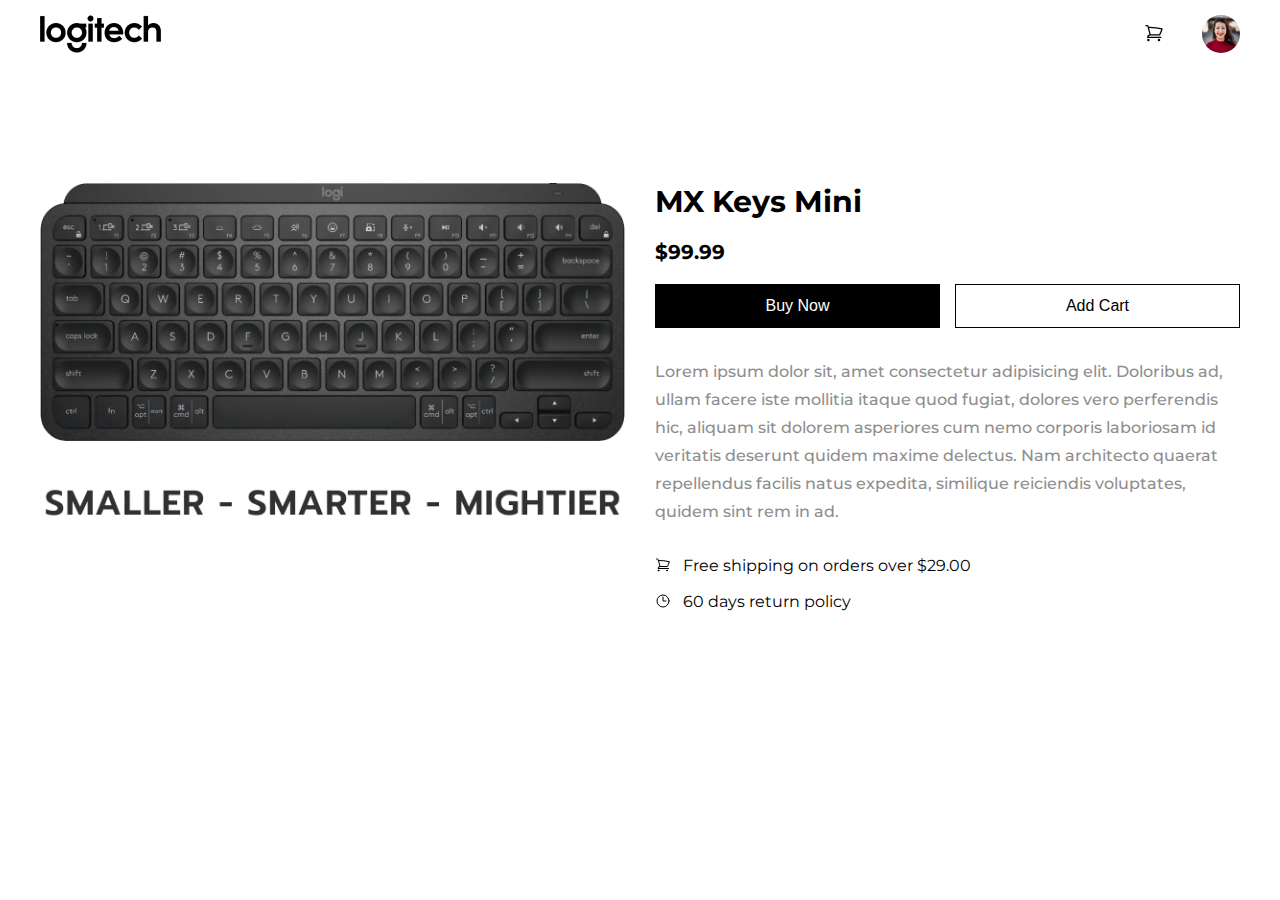
<file: final/index.html>
<!DOCTYPE html>
<html lang="en">
  <head>
    <meta charset="UTF-8" />
    <meta http-equiv="X-UA-Compatible" content="IE=edge" />
    <meta name="viewport" content="width=device-width, initial-scale=1.0" />
    <title>MX Mini Keyboard</title>
    <link href=".//style.css" rel="stylesheet" type="text/css" />
  </head>
  <body>
    <nav class="navbar">
      <img src=".//img//logitech_logo.png" class="logo" alt="Logitech Logo" />
      <div class="nav-items">
        <svg
          xmlns="http://www.w3.org/2000/svg"
          fill="none"
          viewBox="0 0 24 24"
          stroke-width="1.5"
          stroke="currentColor"
          class="cart"
        >
          <path
            stroke-linecap="round"
            stroke-linejoin="round"
            d="M2.25 3h1.386c.51 0 .955.343 1.087.835l.383 1.437M7.5 14.25a3 3 0 00-3 3h15.75m-12.75-3h11.218c1.121-2.3 2.1-4.684 2.924-7.138a60.114 60.114 0 00-16.536-1.84M7.5 14.25L5.106 5.272M6 20.25a.75.75 0 11-1.5 0 .75.75 0 011.5 0zm12.75 0a.75.75 0 11-1.5 0 .75.75 0 011.5 0z"
          />
        </svg>
        <img src=".//img//user_pic.webp" class="user-pic" alt="User Picture" />
      </div>
    </nav>
    <main>
      <div class="row">
        <div class="img-holder">
          <img
            src=".//img//logitech_keyboard.webp"
            class="img"
            alt="Logitech Keyboard"
          />
        </div>
        <div class="product-details-holder">
          <h1 class="product-name">MX Keys Mini</h1>
          <h2 class="product-price">$99.99</h2>
          <div class="btn-container">
            <button class="btn btn-primary">Buy Now</button>
            <button class="btn btn-outline-primary">Add Cart</button>
          </div>
          <p class="short-description">
            Lorem ipsum dolor sit, amet consectetur adipisicing elit. Doloribus
            ad, ullam facere iste mollitia itaque quod fugiat, dolores vero
            perferendis hic, aliquam sit dolorem asperiores cum nemo corporis
            laboriosam id veritatis deserunt quidem maxime delectus. Nam
            architecto quaerat repellendus facilis natus expedita, similique
            reiciendis voluptates, quidem sint rem in ad.
          </p>
          <p class="free-shipping">
            <svg
              xmlns="http://www.w3.org/2000/svg"
              fill="none"
              viewBox="0 0 24 24"
              stroke-width="1.5"
              stroke="#000"
              class="cart"
            >
              <path
                stroke-linecap="round"
                stroke-linejoin="round"
                d="M2.25 3h1.386c.51 0 .955.343 1.087.835l.383 1.437M7.5 14.25a3 3 0 00-3 3h15.75m-12.75-3h11.218c1.121-2.3 2.1-4.684 2.924-7.138a60.114 60.114 0 00-16.536-1.84M7.5 14.25L5.106 5.272M6 20.25a.75.75 0 11-1.5 0 .75.75 0 011.5 0zm12.75 0a.75.75 0 11-1.5 0 .75.75 0 011.5 0z"
              />
            </svg>

            Free shipping on orders over $29.00
          </p>
          <p class="return">
            <svg
              xmlns="http://www.w3.org/2000/svg"
              fill="none"
              viewBox="0 0 24 24"
              stroke-width="1.5"
              stroke="#000"
              class="clock"
            >
              <path
                stroke-linecap="round"
                stroke-linejoin="round"
                d="M12 6v6h4.5m4.5 0a9 9 0 11-18 0 9 9 0 0118 0z"
              />
            </svg>
            60 days return policy
          </p>
        </div>
      </div>
    </main>
  </body>
</html>
</file>
<file: final/style.css>
@import url("https://fonts.googleapis.com/css2?family=Montserrat:wght@500;700&display=swap");
* {
  margin: 0;
  padding: 0;
}
html {
  font-size: 62.5%;
}

body {
  font-family: "Montserrat", sans-serif;
  font-size: 1.6rem;
}

.navbar {
  display: flex;
  justify-content: space-between;
  align-items: center;
  max-width: 120rem;
  margin: 0 auto;
  padding: 1.5rem;
}

.nav-items {
  display: flex;
  gap: 3rem;
}
.nav-items > .cart {
  height: 2rem;
  width: 2rem;
  padding: 0.8rem;
}

.nav-items > .user-pic {
  width: 3.8rem;
  border-radius: 50%;
}

.row {
  max-width: 120rem;
  padding: 1.5rem;
  display: grid;
  grid-template-columns: repeat(2, 1fr);
  margin: 10rem auto;
  gap: 3rem;
}
.img {
  width: 100%;
}

.product-name {
  font-size: 3rem;
  font-weight: 700;
  margin-bottom: 2rem;
}
.product-price {
  font-size: 2rem;
  font-size: 700;
  margin-bottom: 2rem;
}
.btn-container {
  display: flex;
  flex-direction: row;
  gap: 1.5rem;
  margin-bottom: 3rem;
}
.btn {
  padding: 1.2rem 3rem;
  border-radius: 0;
  font-size: 1.6rem;
  width: 100%;
  cursor: pointer;
}
.btn-primary {
  background-color: #000;
  border: 1px solid #000;
  color: #fff;
  transition: all 0.3s;
}

.btn-primary:hover {
  background-color: #333333;
  color: #fff;
}
.btn-primary:active {
  background-color: #000;
}

.btn-outline-primary {
  background-color: #fff;
  border: 1px solid #000;
  color: #000;
  transition: all 0.3s;
}

.btn-outline-primary:hover {
  background-color: #333333;
  color: #fff;
}
.btn-outline-primary:active {
  background-color: #000;
}
.short-description {
  color: #8e8e8e;
  line-height: 2.8rem;
  font-weight: 500;
  margin-bottom: 3rem;
}

.free-shipping {
  margin-bottom: 1.7rem;
}

.free-shipping > .cart {
  width: 1.6rem;
  margin-bottom: -0.2rem;
  margin-right: 0.8rem;
}
.return > .clock {
  width: 1.6rem;
  margin-bottom: -0.2rem;
  margin-right: 0.8rem;
}

@media screen and (max-width: 768px) {
  .row {
    grid-template-columns: 1fr;
  }
  .img-holder {
    margin-bottom: 5rem;
  }
}

@media screen and (max-width: 576px) {
  .btn-container {
    flex-direction: column;
  }
}
</file>
